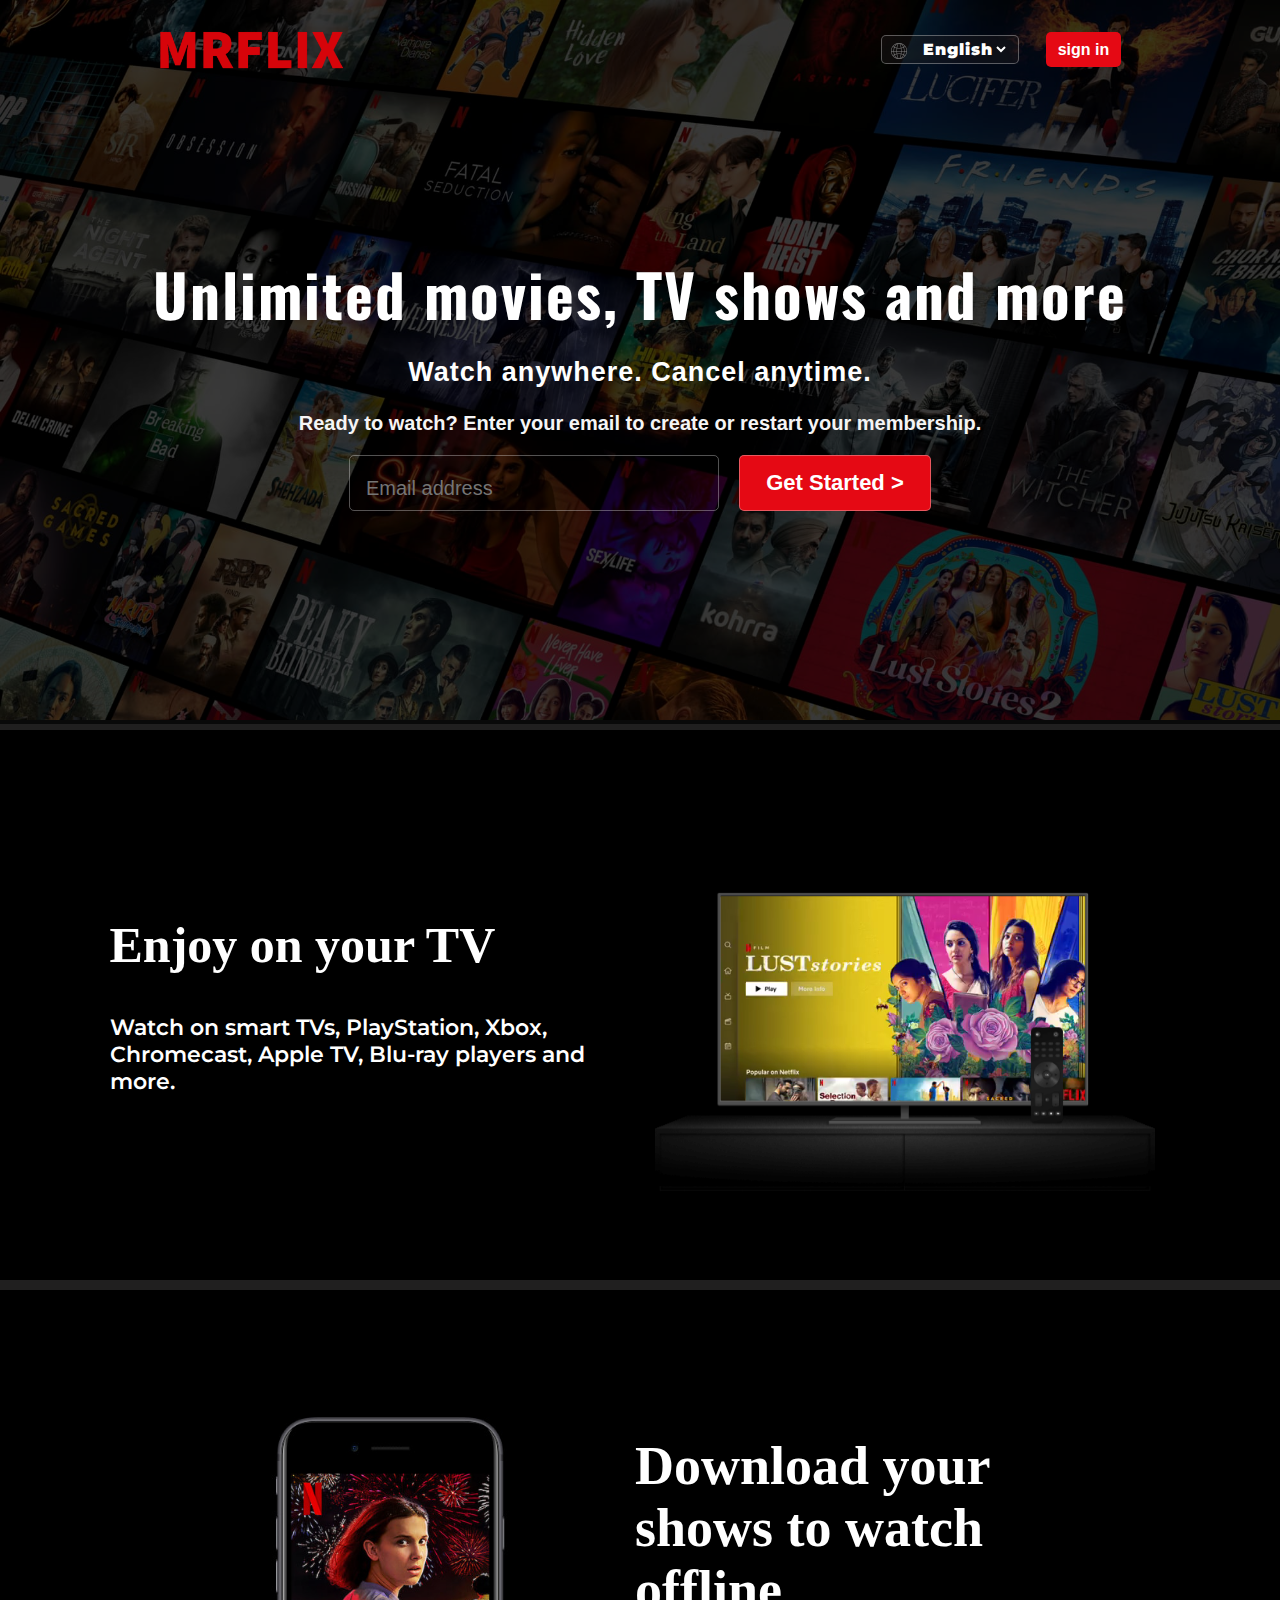
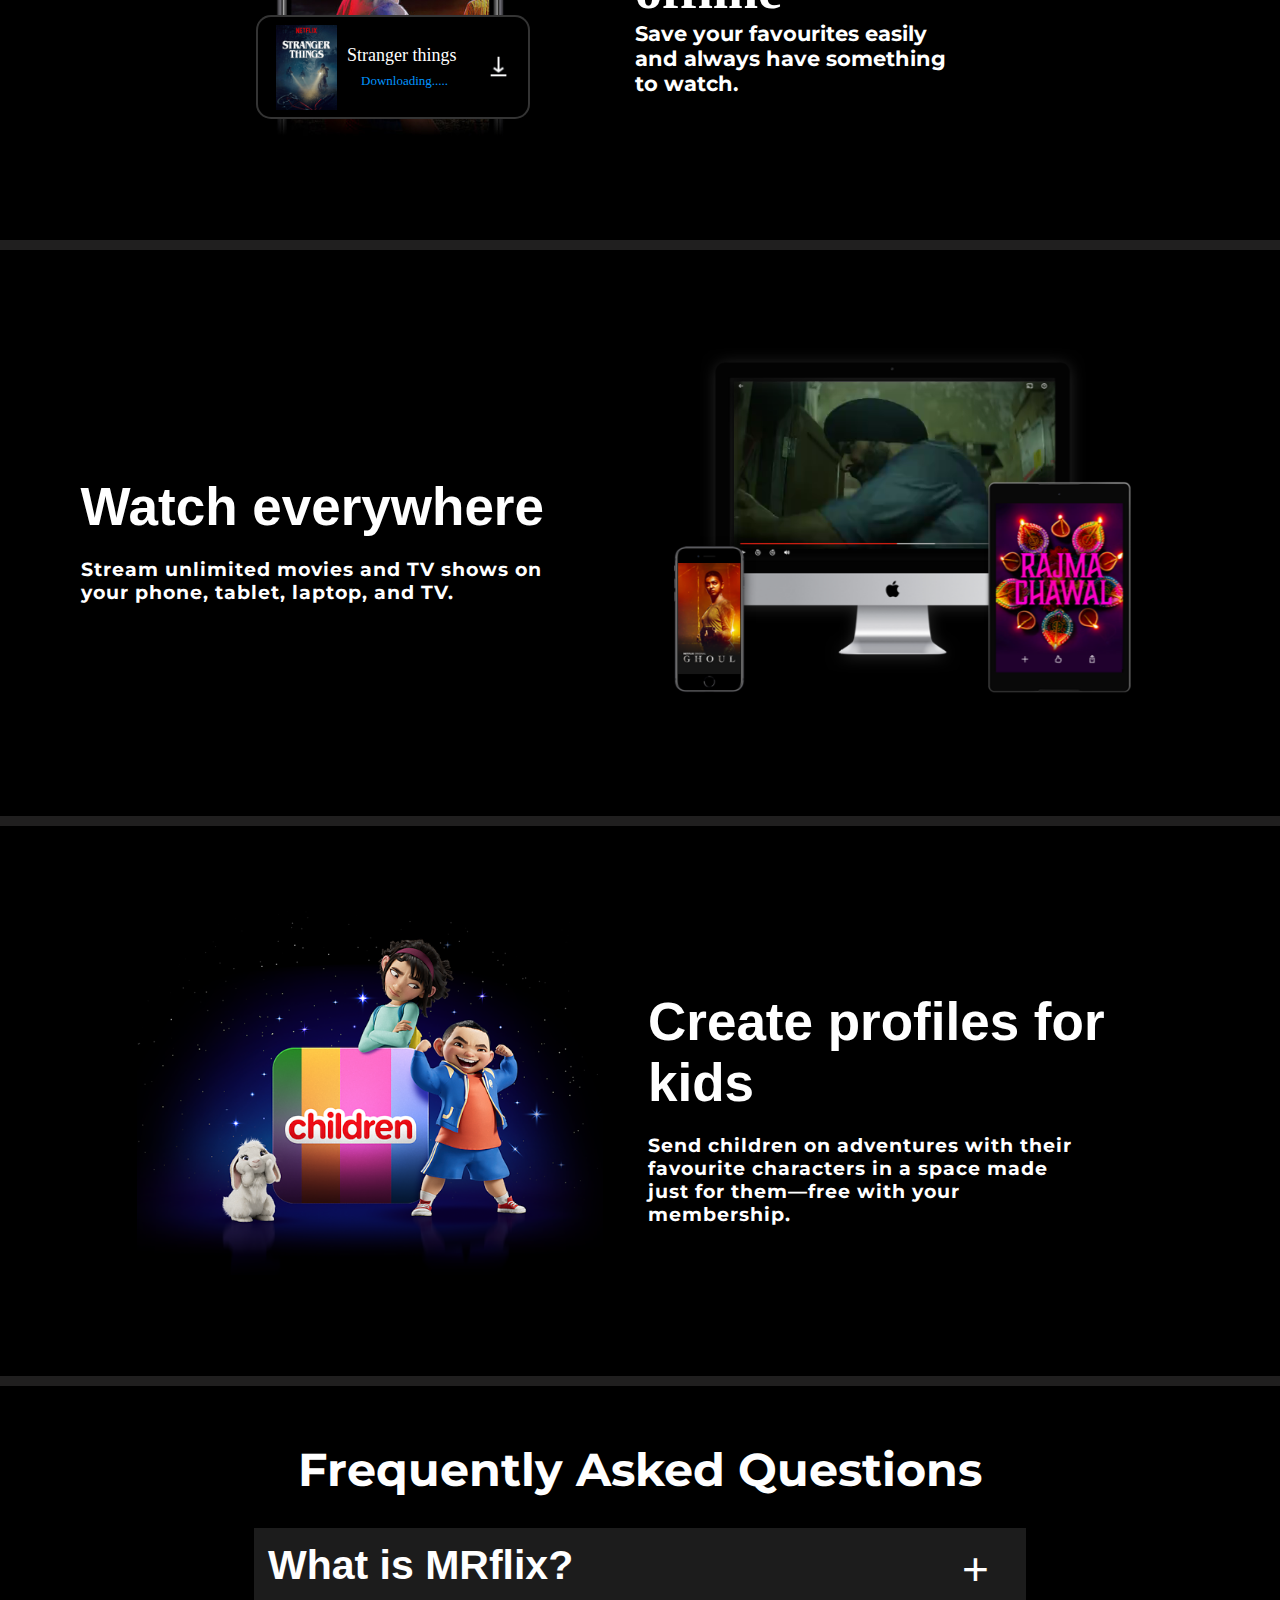
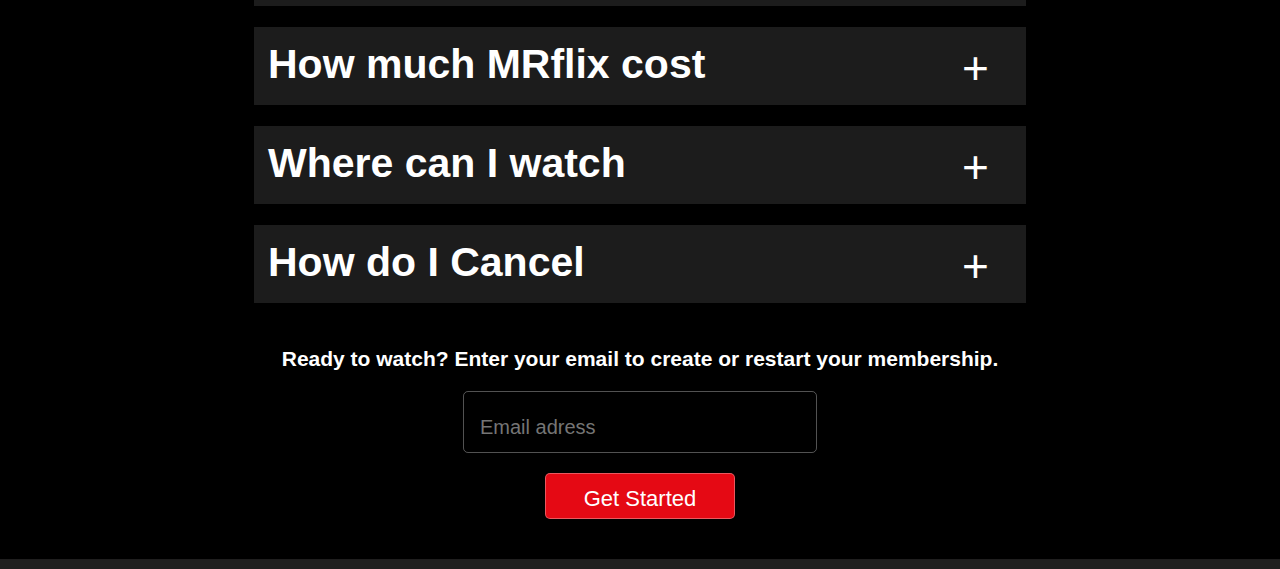
<file: index.html>
<!DOCTYPE html>
<html lang="en">

<head>
    <link rel="preconnect" href="https://fonts.googleapis.com">
    <link rel="preconnect" href="https://fonts.gstatic.com" crossorigin>
    <link href="https://fonts.googleapis.com/css2?family=Bebas+Neue&display=swap" rel="stylesheet">
    <link rel="stylesheet" href="https://fonts.googleapis.com/css?family=Anton">
    <link href='https://fonts.googleapis.com/css?family=Oswald' rel='stylesheet'>
    <link rel="preconnect" href="https://fonts.googleapis.com">
    <link rel="preconnect" href="https://fonts.gstatic.com" crossorigin>
    <link href="https://fonts.googleapis.com/css2?family=Montserrat:wght@200&display=swap" rel="stylesheet">
    <link rel="website icon" type="jpg" href="MRflix/mflixlogo.jpg">
    <meta charset="UTF-8">
    <meta name="viewport" content="width=device-width, initial-scale=1.0 , maximum-scale=1.0,user-scalable=no ">
    <link rel="stylesheet" href="MRflix.css" type="text/css">
    <title>MRflix India - Watch TV Shows Online , Watch Movies Online1.</title>
</head>



<body>
    <div class="bg" id="bgid">
        <img class="bgimg" src="MRflix/bgmrflix.jpg" alt="">
        <div class="sec0nav">
            <div class="navbar">
                <div class="logo" id="logoid">
                    <img class="logoimg" src="MRflix/MRflix logo.png" alt="">
                </div>
                <div class="navleft">
                    <div class="navl" id="navbar">
                        <a class="navla" href="index1.html">sign in</a>
                    </div>
                    <div class="lang">
                        <img class="langimg" src="MRflix/global2.png" alt="img">
                        <select>
                            <option selected lang="en">English</option>
                            <option class="opthin" lang="hindi"></option>

                        </select>
                    </div>
                </div>
            </div>
            <div class="header0">
                <div class="header" id="headerid">
                    <h1>Unlimited movies, TV shows and more</h1>
                    <h2 class="hh2">Watch anywhere. Cancel anytime.</h2>
                    <br>
                    <h3 class="hh21">Ready to watch? Enter your email to create or restart your membership.</h3>
                    <div class="hinput0">
                        <input type="email" class="hinput" id="hinputid" placeholder="Email address">  <button
                            class="hsubmit" id="hsubmitid">Get Started ></button>
                    </div>
                </div>
            </div>
        </div>
    </div>
    <div class="sec1tv" id="sec1tvid">
        <div class="sec1font">
            <div class="sec1font1">
                <h1 class="sec1h1">Enjoy on your TV</h1>
                <h4 class="sec1h4">Watch on smart TVs, PlayStation, Xbox, Chromecast, Apple TV, Blu-ray players and
                    more.</h4>
            </div>
        </div>
        <div class="sec1vrim">
            <video class="sec1vr" id="sec1vrid" autoplay playinline muted loop>
                <source src="MRflix/videotv.m4v" type="video/mp4">
            </video>
            <img src="MRflix/tv.png" alt="img" class="sec1tvimg" id="sec1imgid">
        </div>

    </div>

    <div class="sec2ph" id="sec2phid">
        <div class="sec2down1">
            <div class="sec2down2">
                <div class="sec2down" id="sec2downid">
                    <img class="bk" src="MRflix/boxload.png" alt="">
                    <img class="sec2load" src="MRflix/download-icon.gif" alt="loading">
                    <p class="sec2p">Downloading.....</p>
                    <p class="st">Stranger things</p>
                </div>
            </div>
            <div class="sec2img">
                <img class="sec2mo" src="MRflix/mobil.jpg" alt="img">
            </div>
        </div>
        <div class="sec2font">
            <div class="sec2font1">
                <h1 class="sec2h1" style="font-style: lowercase;">Download your shows to watch offline</h1>
                <h4 class="sec2h2">Save your favourites easily and always have something to watch.</h4>
            </div>
        </div>
    </div>
    <div class="sec3all" id="sec3allid">
        <div class="sec32dall">
            <div class="sec3fontd">
                <h1 class="sec3h1">Watch everywhere</h1>
                <h3 class="sec3h3">Stream unlimited movies and TV shows on your phone, tablet, laptop, and TV.</h3>
            </div>
            <div class="sec3vi">
                <video class="sec3vr" autoplay playinline muted loop>
                    <source src="MRflix/video-devices-in.m4v" type="video/mp4">
                </video>
                <img class="sec3mtd" src="MRflix/device.png" alt="img">
            </div>
        </div>

    </div>
    <div class="sec4child" id="sec4childid">
        <div class="sec4all">
            <div class="sec4img">
                <img class="sec4i" src="MRflix/children.png" alt="img">
            </div>
            <div class="sec4fontd">
                <h1 class="sec4h1">Create profiles for kids</h1>
                <h3 class="sec4h3">Send children on adventures with their favourite characters in a space made just for
                    them—free with
                    your
                    membership.</h3>
            </div>
        </div>

    </div>
    <div class="sec5q" id="sec5qid">
        <div class="sec5q1">
            <h1 class="sec50">Frequently Asked Questions</h1>
            <h3 class="sec51">What is MRflix?</h3> <button class="sec5btn">+</button>
            <h3 class="sec51">How much MRflix cost</h3> <button class="sec5btn">+</button>
            <h3 class="sec51">Where can I watch</h3> <button class="sec5btn">+</button>
            <h3 class="sec51">How do I Cancel</h3> <button class="sec5btn">+</button>
        </div>

    </div>
    <div class="sec6log" id="sec6logid">
        <div class="sec6log1">
            <h4 class="sec6h4">Ready to watch? Enter your email to create or restart your membership.</h4>
            <input type="email" class="sec6input" placeholder="Email adress" id="sec6input"> <button type="submit"
                class="sec6btn">Get Started</button>
        </div>
    </div>

</body>
<script>
    

</script>

</html>
</file>
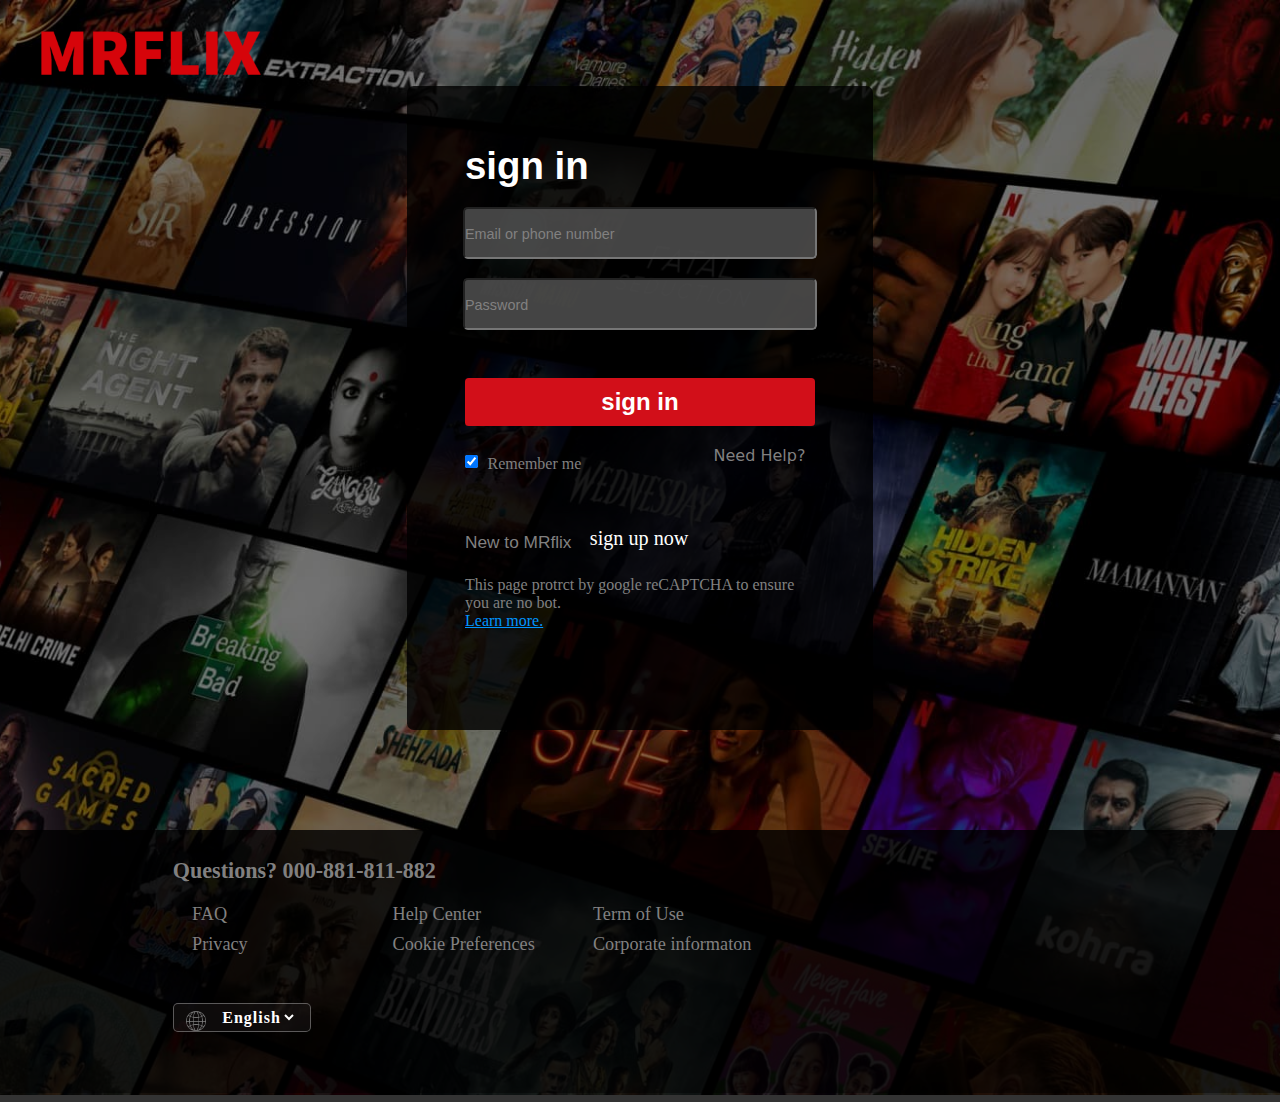
<file: index1.html>
<!DOCTYPE html>
<html lang="en">

<head>
    <link rel="stylesheet" href="MRflixsignin css.css" type="text/css">
    <meta charset="UTF-8">
    <meta name="viewport" content="width=device-width, initial-scale=1.0">
    <link rel="website icon" type="jpg" href="MRflix/mflixlogo.jpg">
    <title>MRflix</title>
</head>

<body>
    <div class="main_div">
        <div class="bg">
            <img class="bg1" src="MRflix/bgmrflix1.jpg" alt="img">
        </div>
        <div class="content">
            <div class="img">
                <img class="img1" src="MRflix/MRflix logo.png" alt="logo">
            </div>
            <div class="sign_main">
                <div class="sign_in_page">
                    <h2 class="sit">sign in</h2>
                    <div class="inputs">
                        <input type="text" type="email number" placeholder="Email or phone number" class="inputs1">
                        <div class="inputerror">
                            <h4 class="inputh4">please enter a valid email address or phone number.<h4>
                        </div>


                        <input type="text" type="email number" placeholder="Password" class="inputs1">
                        <div class="inputerror">
                            <h4 class="inputh4">Your password must be contain between 4 to 60 characters.<h4>
                        </div>

                    </div>
                    <div class="signbtn">
                        <button class="sinbtn"> sign in </button>
                    </div>
                    <div class="crn">
                        <input type="checkbox" class="checkbox" checked> <span class="sire">Remember me</span>
                        <p class="btnp">Need Help?</p>
                    </div>

                    <div class="info">
                        <p class="infop1">New to MRflix</p><a href="#" class="infoa">sign up now</a>
                        <p class="infop2">This page protrct by google reCAPTCHA to ensure you are no bot.</p><a href="#"
                            class="infoa1">Learn
                            more.</a>
                    </div>
                </div>
            </div>
            <div class="footerinfo">
                <div class="fi2">
                    <h1 class="fp">Questions? 000-881-811-882</h1>
                    <div class="more_link">
                        <p>FAQ</p>
                        <p>Help Center</p>
                        <p>Term of Use</p>
                        <p>Privacy</p>
                        <p>Cookie Preferences</p>
                        <p>Corporate informaton</p>

                    </div>
                    <div class="lang">
                        <img class="langimg" src="MRflix/global2.png" alt="img">
                        <select>
                            <option selected lang="en">English</option>
                            <option class="opthin" lang="hindi"></option>

                        </select>
                    </div>
                </div>

            </div>


</body>

</html>
</file>
<file: MRflix.css>
* {
  margin: 0px;
}

body {
  background-color: black;
}

.bg.se0nav {
  position: absolute;
  background: rgb(0, 0, 0);
  background: rgba(0, 0, 0, 0.5);
  color: #f1f1f1;
  width: 100%;
  padding: 20px;
}

.bg {
  position: relative;

}

img.bgimg {
  width: 100%;
  background-position: center;
  background-size: cover;
  min-height: 100%;
}

.sec0nav {
  background-color: rgb(0, 0, 0);
  background-color: rgba(0, 0, 0, 0.7);
  font-weight: bold;
  position: absolute;
  top: 0%;
  height: 100%;
  z-index: 2;
  width: 100%;
  text-align: center;

}

.navbar {
  /*border: 2px solid red;*/
  position: relative;
  height: 100px;
}

.logo {
  display: flex;
  position: absolute;
  flex-direction: column-reverse;
  flex-wrap: wrap;
  align-content: flex-start;
}

.logo img {
  margin-left: 150px;
  width: 200px;
  margin-top: -50px;
}


.navleft {
  /*border: 2px solid blue;*/
  width: 30%;
  /* position: relative; */
  float: right;
  margin-top: 30px;
  padding-right: 74px;

}


.navl {
  /*border: 2px solid yellow;*/
  padding: 2px;
  float: right;
  margin-right: 83px;
}


.navla {
  background: rgb(229, 9, 20);
  border-radius: 5px;
  height: 35px;
  width: 75px;
  font-size: 16px;
  color: rgb(255 255 255);
  font-family: sans-serif;
  display: flex;
  justify-content: center;
  align-items: center;
}

.navla:hover {
  background: rgb(210, 15, 25);

}

a.navla {
  text-decoration: none;
}

.langimg {
  width: 16px;
  height: 16px;


}

.lang {
  float: right;
  background-color: rgba(39, 32, 32, 0.344);
  height: 27px;
  width: 136px;
  justify-content: center;
  display: flex;
  border: 0.1px solid rgba(245, 245, 245, 0.333);
  border-radius: 5px;
  margin-right: 25px;
  margin-top: 5px;
}

.lang img {
  margin-top: 7px;
  margin-right: 12px;
  background: transparent;
}

select {
  font-size: 16px;
  font-weight: 900;
  background: transparent;
  color: white;
  font-family: "Montserrat";
  border: none;
  letter-spacing: 1px;
}

.opthin {
  border: none;
}

.header0 {
  /* border: 2px solid red; */
  padding: 20px;
  display: flex;
  align-items: center;
  justify-content: center;
  margin-top: 100px;

}


.header {
  display: flex;
  flex-direction: column;
  align-content: center;
  background: transparent;
  justify-content: center;
  padding: 30px;
}

.header h1 {
  font-size: 59px;
  font-family: "Oswald";
  height: 97px;
  letter-spacing: 2px;
  background: transparent;
  color: white;

}

.hh2 {
  font-family: sans-serif;
  font-size: 27px;
  letter-spacing: 1px;
  font-weight: 600;
  margin-top: 10px;
  background: transparent;
  color: white;
}

.hh21 {
  font-family: sans-serif;
  font-size: 20px;
  color: whitesmoke;
  font-weight: 800;
  margin-top: 6px;
  background: transparent;

}

.hinput0 {
  /* border: 2px solid red; */
  display: flex;
  flex-direction: initial;
  align-items: center;
  padding: 20px;
  justify-content: center;

}

.hinput {
  transition: color 250ms cubic-bezier(0.5, 0, 0.1, 1) 0s;
  width: 100%;
  color: transparent;
  line-height: 1.5rem;
  padding: 1.5rem 1rem 0.9rem;
  border: 0 solid transparent;
  appearance: none;
  background: transparent;
  border: 1px solid rgba(245, 245, 245, 0.333);
  width: 21rem;
  font-size: 20px;
  /* margin-left: 369px; */
  /* margin-top: 20px; */
  text-align: left;
  border-radius: 5px;
  height: 15px;

}

.hsubmit {
  width: 192px;
  height: 56px;
  /* margin-left: 750px; */
  /* margin-top: -55px; */
  cursor: pointer;
  fill: currentcolor;
  position: relative;
  background: rgb(229, 9, 20);
  color: rgb(255, 255, 255);
  border-radius: 5px;
  border: 1px solid rgba(245, 245, 245, 0.333);
  font-size: 22px;
  font-weight: inherit;
  padding: 12px 24px;
  margin-left: 20px;

}

.hsubmit:hover {
  background: rgb(210, 15, 25);


}


.sec1tv {
  position: relative;
  margin-top: -4px;
  border-top: 10px solid rgba(204, 198, 198, 0.158);
  display: flex;
  height: 550px;


}

.sec1h1 {
  color: white;
  font-size: 50px;
  font-family: cursive;
}

.sec1h4 {
  color: white;
  width: 521px;
  font-size: 22px;
  font-family: 'Montserrat';
  font-weight: 600;
  margin-top: 40px;
}

.sec1vr {
  float: right;
  /* margin-right: 225px; */
  display: flex;
  flex-direction: column;
  /* margin-top: 137px; */
  position: relative;
  width: 386px;
  margin-right: 100px;
}

.sec1tvimg {
  display: flex;
  flex-direction: column;
  /* margin-top: 60px; */
  position: absolute;
  /* margin-left: 676px; */
  background: transparent;
  width: 500px;
  margin-right: 110px;

}

.sec1font {
  /*border: 2px solid blue;*/
  display: flex;
  width: 50%;
  height: 550px;
  align-items: center;
  justify-content: center;

}

.sec1font1 {
  /*border: 2px solid yellow;*/
  display: flex;
  flex-direction: column;
  margin-left: 100px;
}

.sec1vrim {
  /*border: 2px solid red;*/
  display: flex;
  width: 50%;
  align-items: center;
  justify-content: center;
  height: 550px;


}


.sec2ph {
  /* border: 2px solid yellow; */
  border-top: 10px solid rgba(204, 198, 198, 0.158);
  position: relative;
  height: 550px;
  display: flex;
}

.sec2img {
  /*border: 2px solid rgb(255, 0, 136);*/
  width: fit-content;
  display: flex;
  height: fit-content;
  align-items: center;
}

.sec2mo {
  width: 500px;
  margin-top: -33px;

}

.sec2down1 {
  /*border: 2px solid rgb(128, 0, 0);*/
  display: flex;
  width: 50%;
  justify-content: end;
  align-items: center;
}


.sec2down2 {
  display: flex;
  align-items: baseline;

}

.sec2down {
  /* border: 2px solid orangered; */
  border: 2px solid rgba(255, 255, 255, 0.204);
  width: 270px;
  border-radius: 15px;
  position: absolute;
  background-color: black;
  height: 100px;
  margin-left: 116px;
  margin-top: 50px;
}



.bk {
  width: 61px;
  height: auto;
  margin-left: 18px;
  margin-top: 8px;
}

.sec2load {
  position: absolute;
  float: left;
  width: 49px;
  margin-left: 137px;
  margin-top: 25px;
}

.sec2p {
  color: rgb(0, 149, 255);
  margin-top: -41px;
  margin-left: 103px;
  font-size: 13px;
}

.st {
  color: white;
  font-size: 18px;
  margin-top: -44px;
  margin-left: 89px;
}


.sec2font {
  /*border: 2px solid rgb(191, 0, 255);*/
  display: flex;
  width: 50%;
  justify-content: center;
  align-items: center;
}

.sec2font1 {
  /*border: 2px solid yellow;*/
  width: fit-content;
  height: fit-content;
  margin-right: 150px;
}


.sec2h1 {
  color: white;
  text-align: start;
  font-size: 54px;
  font: lowercase;
  font-family: math;
  width: 500px;

}

.sec2h2 {
  color: white;
  font-family: 'Montserrat';
  width: 331px;
  font-size: 21px;
}


.sec3all {
  border-top: 10px solid rgba(204, 198, 198, 0.158);
}


.sec32dall {
  /* border: 2px solid red;*/
  height: 550px;
  padding-top: 16px;
  text-align: start;
  display: flex;
  justify-content: center;

}

.sec3fontd {
  /* border: 2px solid blue;*/
  width: 469px;
  height: 130px;
  margin: auto;


}

.sec3h1 {
  color: white;
  font-family: sans-serif;
  font-size: 53px;


}

.sec3h3 {
  color: white;
  font-family: 'Montserrat';
  letter-spacing: 1px;
  margin-top: 21px;

}

.sec3vi {
  /* border: 2px solid orangered;*/
  width: 650px;
  display: flex;
  justify-content: start;
  margin-top: 69px;


}

.sec3vr {
  position: relative;
  width: 335px;
  margin-top: 36px;
  margin-left: 104px;
  height: fit-content;

}

.sec3mtd {
  /* border: 2px solid brown;*/
  background: transparent;
  width: 531px;
  position: absolute;

}




.sec4child {
  border-top: 10px solid rgba(204, 198, 198, 0.158);


}

.sec4all {
  /*border: 2px solid red;*/
  display: flex;
  height: 550px;

}

.sec4img {
  /*border: 2px solid yellow;*/
  width: 652px;
  position: relative;
  display: flex;


}

.sec4i {
  /*border: 2px solid green;*/
  margin-top: 85px;
  margin-left: 137px;
  position: absolute;
  width: 485px;


}

.sec4fontd {
  /*border: 2px solid blue;*/
  height: 221px;
  margin: auto;
  margin-right: 165px;
  display: flex;
  flex-direction: column;


}

.sec4h1 {
  /*border: 2px solid orangered;*/
  color: white;
  font-family: sans-serif;
  font-size: 53px;
  width: 467px;


}

.sec4h3 {
  /*border: 2px solid pink;*/
  color: white;
  font-family: 'Montserrat';
  letter-spacing: 1px;
  margin-top: 21px;
  width: 443px;


}



.sec5q {
  border-top: 10px solid rgba(204, 198, 198, 0.158);

}

.sec5q1 {
  /*border: 2px solid red;*/
  display: flex;
  flex-direction: column;
  height: 592px;
  align-items: center;
  margin-top: 55px;

}

.sec50 {
  /*border: 2px solid orangered;*/
  color: white;
  font-size: 46px;
  font-family: 'Montserrat';


}

.sec51 {
  /*border: 2px solid pink;*/
  color: white;
  font-size: 41px;
  font-family: sans-serif;
  text-align: start;
  width: 744px;
  height: 50px;
  background: #80808038;
  padding: 14px;
  margin-top: 30px;


}

.sec5btn {
  color: white;
  font-size: 46px;
  display: flex;
  margin-right: -671px;
  margin-top: -65px;
  position: relative;
  background: transparent;
  border: 1px;
}

.sec5btn:hover {
  color: rgb(0, 149, 255);
}



.sec6log {
  border-bottom: 10px solid rgba(204, 198, 198, 0.158);
  position: relative;
  margin-top: -86px;

}

.sec6log1 {
  /*border: 2px solid blue;*/
  margin-bottom: 40px;
  display: flex;
  flex-direction: column;
  justify-content: center;
  align-items: center;

}

.sec6input {
  transition: color 250ms cubic-bezier(0.5, 0, 0.1, 1) 0s;
  color: transparent;
  line-height: 1.5rem;
  padding: 1.5rem 1rem 0.9rem;
  border: 0 solid transparent;
  appearance: none;
  background: transparent;
  border: 1px solid rgba(245, 245, 245, 0.333);
  width: 20rem;
  font-size: 20px;
  margin-top: 20px;
  text-align: left;
  border-radius: 5px;
  height: 22px;

}

.sec6btn {
  width: 190px;
  height: 46px;
  cursor: pointer;
  background: rgb(229, 9, 20);
  color: rgb(255, 255, 255);
  border-radius: 5px;
  border: 1px solid rgba(245, 245, 245, 0.333);
  font-size: 22px;
  padding: 12px 24px;
  margin-top: 20px;

}

.sec6btn:hover {
  background: rgb(210, 15, 25);


}

.sec6h4 {
  color: white;
  font-size: 21px;
  font-family: sans-serif;
}




@media screen and (min-width:200px) and (max-width:600px) {


  img.bgimg {
    height: 498px;
    object-fit: cover;
  }

  .logo img {
    width: 100px;
    float: left;
    margin-left: 23px;
    margin-top: 0px;
  }

  .navbar {
    width: 100%;
    margin-top: -12px;
  }

  .lang {
    width: 49px;
    height: 31px;
    margin-right: 10px;

  }

  .lang img {
    margin-right: 5px;

  }

  select {
    display: none;
  }

  .navl {
    margin-right: -55px;

  }

  .header0 {
    /* border: 2px solid red; */
    margin-top: 25px;
    width: 100%;
    padding: 0px;
  }

  .header {
    /* border: 2px solid green; */
    width: 100%;
    padding: 35px;
  }

  .header h1 {
    /* border: 2px solid blue; */
    font-size: 32.5px;
    font-family: sans-serif;
    letter-spacing: 0px;
    width: fit-content;
    height: fit-content;
  }

  .hh2 {
    /* border: 2px solid yellow; */
    font-size: 15.5px;
    margin-top: 20px;
    font-weight: 400;
  }

  .hh21 {
    /* border: 2px solid orangered; */
    font-size: 16.5px;
    font-family: sans-serif;
    font-weight: 400;
    line-height: 1.6875rem;

  }

  .hinput0 {
    /* border: 2px solid red; */
    align-items: center;
    flex-direction: column;
  }

  .hinput {
    /* border: 2px solid white; */
    width: 235px;
    height: 5px;

  }

  .hsubmit {
    /* border: 2px solid grey; */
    width: 144px;
    margin-top: 20px;
    height: 50px;
    font-size: 20px;
    font-weight: bold;
    padding: 1px;

  }

  
  .sec1tv {
    /* border: 2px solid yellow;  */
    margin-top: 0px;
    flex-direction: column;
    height: fit-content;
    padding: 10px;

  }

  .sec1h1 {
    /* border: 2px solid green; */
    font-family: sans-serif;
    font-size: 32px;
    font-weight: 800;
    width: fit-content;


  }

  .sec1h4 {
    width: fit-content;
    font-size: 16px;
    margin-top: 15px;
    font-weight: 800;

  }



  .sec1font {
    /* border: 2px solid blue; */
    box-sizing: border-box;
    width: 100%;
    height: fit-content;
    padding: 30px;


  }

  .sec1font1 {
    /* border: 2px solid rebeccapurple; */
    box-sizing: border-box;
    margin-left: 0px;
    text-align: center;
    align-items: center;


  }

  .sec1vrim {
    /* border: 2px solid red; */
    width: 100%;
    height: 305px;
    align-items: flex-start;

  }

  .sec1vr {
    /* border: 2px solid cadetblue; */
    width: 245px;
    margin-right: 0px;
    margin-top: 50px;

  }

  .sec1tvimg {
    /* border: 2px solid mediumseagreen; */
    margin-left: 0px;
    width: 320px;
    margin-right: 0px;


  }

  

  .sec2ph {
    /* border: 2px solid yellow; */
    flex-direction: column-reverse;
    height: fit-content;
    padding: 10px;
  }

  .sec2down1 {
    /* border: 2px solid red; */
    flex-direction: column-reverse;
    width: 100%;

  }

  .sec2down2 {
    /* border: 2px solid green; */
    margin-top: -80px;
    margin-bottom: 30px;
  }

  .sec2down {
    /* border: 2px solid pink; */
    margin-top: 0px;
    margin-left: 0px;
    position: relative;
    height: 60px;
    border-radius: 10px;
  }

  .bk {
    /* border: 2px solid rebeccapurple; */
    width: 30px;
  }

  .st {
    /* border: 1px solid gray; */
    margin-left: 69px;
    width: fit-content;
  }

  .sec2load {
    /* border: 2px solid white; */
    margin-top: 12px;
    width: 34px;
    margin-left: 166px;
  }

  .sec2p {
    /* border: 2px solid white; */
    margin-left: 70px;
    width: fit-content;
    margin-top: -23px;
  }

  .sec2img {
    /* border: 2px solid brown; */
  }

  .sec2mo {
    /* border: 2px solid darkcyan; */
    margin-top: 0px;
    object-fit: contain;
    width: 350px;
  }

  .sec2font {
    /* border: 2px solid blue; */
    align-items: flex-start;
    width: 100%;
    height: fit-content;

  }

  .sec2font1 {
    /* border: 2px solid grey; */
    text-align: center;
    padding: 30px;
    margin-right: 0px;
  }

  .sec2h2 {
    /* border: 2px solid skyblue; */
    font-size: 16px;
    width: fit-content;
    letter-spacing: 1px;
    margin-top: 10px;
  }

  .sec2h1 {
    /* border: 2px solid skin coral; */
    font-size: 32.5px;
    font-family: sans-serif;
    width: fit-content;
    text-align: center;
    font-weight: 800;
  }

  
  .sec3all {
    /* border: 2px solid yellow; */
    margin-top: 28px;
    padding: 10px;


  }

  .sec32dall {
    /* border: 2px solid green; */
    flex-direction: column;
    padding-top: 0px;
    height: fit-content;
    text-align: center;
  }

  .sec3fontd {
    /* border: 2px solid red; */
    width: fit-content;
    margin: 0px;
    display: flex;
    height: fit-content;
    flex-direction: column;
    padding: 30px;

  }

  .sec3h1 {
    /* border: 2px solid pink; */
    height: fit-content;
    font-size: 32.5px;

  }

  .sec3h3 {
    /* border: 2px solid dark pink; */
    margin: 11px;
    font-size: 16px;

  }

  .sec3vi {
    /* border: 2px solid blue; */
    margin: 0px;
    width: 100%;
    height: 320px;
    align-items: center;
    justify-content: center;

  }

  .sec3vr {
    /* border: 2px solid blueviolet; */
    width: 223px;
    margin-left: 0px;
    margin-top: -92px;

  }

  .sec3mtd {
    /* border: 2px solid rgb(0, 251, 255); */
    width: 350px;

  }


  
  .sec4child {
    /* border: 2px solid yellow; */
    padding: 10px;
  }

  .sec4all {
    /* border: 2px solid rebeccapurple; */
    flex-direction: column-reverse;

  }

  .sec4img {
    /* border: 2px solid red; */
    width: 100%;
    height: 300px;
    align-items: center;
    justify-content: center;

  }

  .sec4i {
    /* border: 2px solid oldlace; */
    margin-top: 0px;
    width: 330px;
    margin-left: 0px;

  }

  .sec4fontd {
    /* border: 2px solid blue; */
    margin: 0px;
    height: fit-content;
    padding: 30px;

  }

  .sec4h1 {
    /* border: 2px solid pink; */
    font-size: 32.5px;
    font-weight: 800;
    width: fit-content;
    text-align: center;

  }

  .sec4h3 {
    /* border: 2px solid pink; */
    font-size: 16px;
    font-family: sans-serif;
    width: fit-content;
    text-align: center;

  }

  


  .sec5q {
    /* border: 2px solid yellow; */
    padding: 10px;
    padding-top: 50px;
  }

  .sec5q1 {
    /* border: 2px solid red; */
    margin-top: 0px;
    align-items: center;
    justify-content: center;
    padding: 10px;
    height: fit-content;


  }

  .sec50 {
    /* border: 2px solid green; */
    font-size: 22px;

  }

  .sec51 {
    /* border: 2px solid blue; */
    width: 269px;
    font-size: 20px;

  }

  .sec5btn {
    /* border: 2px solid pink; */
    margin-top: -70px;
    margin-left: -417px;
    justify-content: center;
    align-items: center;

  }

  

  .sec6log {
    /* border: 2px solid yellow; */
    padding: 10px;
    margin-top: 44px;

  }

  .sec6log1 {
    /* border: 2px solid red; */
    margin-bottom: 0px;
    padding: 30px;
    justify-content: center;
    align-items: center;
    flex-direction: column;


  }

  .sec6h4 {
    /* border: 2px solid green; */
    margin-left: 0px;
    font-size: 16px;
    text-align: center;

  }

  .sec6input {
    /* border: 2px solid white; */
    margin-left: 0px;
    height: 0px;
    width: 211px;

  }

  .sec6btn {
    /* border: 2px solid pink; */
    margin-left: 0px;
    margin-top: 12px;
    width: 171px;
  }






}




@media screen and (min-width:601px) and (max-width:958px){



  img.bgimg {
    height: 498px;
    object-fit: cover;
  }

  .logo img {
    width: 100px;
    float: left;
    margin-left: 23px;
    margin-top: 0px;
  }

  .navbar {
    width: 100%;
    margin-top: -12px;
  }

  .lang {
    width: 116px;
    height: 31px;
    margin-right: 10px;

  }

  .lang img {
    margin-right: 5px;

  }

  .navl {
    margin-right: -55px;

  }

  .header0 {
    /* border: 2px solid red; */
    margin-top: 25px;
    width: 100%;
    padding: 0px;
  }

  .header {
    /* border: 2px solid green; */
    width: 100%;
    padding: 35px;
    align-items: center;
    justify-content: center;
  }

  .header h1 {
    /* border: 2px solid blue; */
    padding: 20px;
    font-size: 30.5px;
    font-family: sans-serif;
    letter-spacing: 0px;
    width: fit-content;
    height: fit-content;
  }

  .hh2 {
    /* border: 2px solid yellow; */
    font-size: 18.5px;
    margin-top: 20px;
    font-weight: 400;
  }

  .hh21 {
    /* border: 2px solid orangered; */
    font-size: 18.5px;
    font-family: sans-serif;
    font-weight: 400;
    line-height: 1.6875rem;

  }

  .hinput0 {
    /* border: 2px solid red; */
    align-items: center;
  }

  .hinput {
    /* border: 2px solid white; */
    width: 300px;
    height: 16px;

  }

  .hsubmit {
    /* border: 2px solid grey; */
    width: 163px;
    height: 58px;
    font-size: 20px;
    font-weight: bold;
    padding: 1px;

  }




  /*_____________________________________________________________________________
  _______________________________SEC1TV  RESPONSIVE tablet_______________________________*/

  .sec1tv {
    /* border: 2px solid yellow;  */
    margin-top: 0px;
    flex-direction: column;
    height: fit-content;
    padding: 10px;

  }

  .sec1h1 {
    /* border: 2px solid green; */
    font-family: sans-serif;
    font-size: 32px;
    font-weight: 800;
    width: fit-content;


  }

  .sec1h4 {
    width: fit-content;
    font-size: 16px;
    margin-top: 15px;
    font-weight: 800;

  }



  .sec1font {
    /* border: 2px solid blue; */
    box-sizing: border-box;
    width: 100%;
    height: fit-content;
    padding: 30px;


  }

  .sec1font1 {
    /* border: 2px solid rebeccapurple; */
    box-sizing: border-box;
    margin-left: 0px;
    text-align: center;
    align-items: center;


  }

  .sec1vrim {
    /* border: 2px solid red; */
    width: 100%;
    height: 305px;
    align-items: flex-start;

  }

  .sec1vr {
    /* border: 2px solid cadetblue; */
    width: 289px;
    margin-right: 0px;
    margin-top: 60px;

  }

  .sec1tvimg {
    /* border: 2px solid mediumseagreen; */
    margin-left: 0px;
    width: 395px;
    margin-right: 0px;


  }




  


  .sec2ph {
    /* border: 2px solid yellow; */
    flex-direction: column-reverse;
    height: fit-content;
    padding-bottom: 50px;
  }

  .sec2down1 {
    /* border: 2px solid red; */
    flex-direction: column-reverse;
    width: 100%;

  }

  .sec2down2 {
    /* border: 2px solid green; */
    margin-top: -80px;
    margin-bottom: 30px;
  }

  .sec2down {
    /* border: 2px solid pink; */
    margin-top: -18px;
    margin-left: 0px;
    position: relative;
    height: 70px;
    border-radius: 10px;
  }

  .bk {
    /* border: 2px solid rebeccapurple; */
    width: 40px;
  }

  .st {
    /* border: 1px solid gray; */
    margin-left: 69px;
    width: fit-content;
  }

  .sec2load {
    /* border: 2px solid white; */
    margin-top: 12px;
    width: 46px;
    margin-left: 156px;
  }

  .sec2p {
    /* border: 2px solid white; */
    margin-left: 70px;
    width: fit-content;
    margin-top: -23px;
  }

  .sec2img {
    /* border: 2px solid brown; */
  }

  .sec2mo {
    /* border: 2px solid darkcyan; */
    object-fit: contain;
    width: 450px;
  }

  .sec2font {
    /* border: 2px solid blue; */
    align-items: flex-start;
    width: 100%;
    height: fit-content;

  }

  .sec2font1 {
    /* border: 2px solid grey; */
    text-align: center;
    padding: 30px;
    margin-right: 0px;
  }

  .sec2h2 {
    /* border: 2px solid skyblue; */
    font-size: 16px;
    width: fit-content;
    letter-spacing: 1px;
    margin-top: 10px;
  }

  .sec2h1 {
    /* border: 2px solid skin coral; */
    font-size: 32.5px;
    font-family: sans-serif;
    width: fit-content;
    text-align: center;
    font-weight: 800;
  }





  

  .sec3all {
    /* border: 2px solid yellow; */
    margin-top: 28px;
    padding: 10px;


  }

  .sec32dall {
    /* border: 2px solid green; */
    flex-direction: column;
    padding-top: 0px;
    height: fit-content;
    text-align: center;
  }

  .sec3fontd {
    /* border: 2px solid red; */
    width: fit-content;
    margin: 0px;
    display: flex;
    height: fit-content;
    flex-direction: column;
    padding: 30px;

  }

  .sec3h1 {
    /* border: 2px solid pink; */
    height: fit-content;
    font-size: 32.5px;

  }

  .sec3h3 {
    /* border: 2px solid dark pink; */
    margin: 11px;
    font-size: 16px;

  }

  .sec3vi {
    /* border: 2px solid blue; */
    margin: 0px;
    width: 100%;
    height: 320px;
    align-items: center;
    justify-content: center;

  }

  .sec3vr {
    /* border: 2px solid blueviolet; */
    width: 297px;
    margin-left: 0px;
    margin-top: -127px;

  }

  .sec3mtd {
    /* border: 2px solid rgb(0, 251, 255); */
    width: 480px;

  }


  
  .sec4child {
    /* border: 2px solid yellow; */
    padding: 10px;
  }

  .sec4all {
    /* border: 2px solid rebeccapurple; */
    flex-direction: column-reverse;

  }

  .sec4img {
    /* border: 2px solid red; */
    width: 100%;
    height: 405px;
    align-items: center;
    justify-content: center;

  }

  .sec4i {
    /* border: 2px solid oldlace; */
    margin-top: 0px;
    width: 450px;
    margin-left: 0px;

  }

  .sec4fontd {
    /* border: 2px solid blue; */
    margin: 0px;
    height: fit-content;
    padding: 30px;
    flex-direction: column;
    justify-content: center;
    align-items: center;

  }

  .sec4h1 {
    /* border: 2px solid pink; */
    font-size: 32.5px;
    font-weight: 800;
    width: fit-content;
    text-align: center;

  }

  .sec4h3 {
    /* border: 2px solid pink; */
    font-size: 16px;
    text-align: center;

  }


  


  .sec5q {
    /* border: 2px solid yellow; */
    padding: 10px;
    padding-top: 50px;
  }

  .sec5q1 {
    /* border: 2px solid red; */
    margin-top: 0px;
    height: fit-content;
    align-items: center;
    justify-content: center;


  }

  .sec50 {
    /* border: 2px solid green; */
    font-size: 35px;
    

  }

  .sec51 {
    /* border: 2px solid blue; */
    width: 440px;
    font-size: 25px;

  }

  .sec5btn {
    /* border: 2px solid pink; */
    margin-top: -70px;
    margin-left: -271px;
    justify-content: center;
    align-items: center;

  }


  


  .sec6log {
    /* border: 2px solid yellow; */
    padding: 10px;
    margin-top: 44px;

  }

  .sec6log1 {
    /* border: 2px solid red; */
    margin-bottom: 0px;
    padding: 30px;
    justify-content: center;
    align-items: center;
    flex-direction: column;


  }

  .sec6h4 {
    /* border: 2px solid green; */
    margin-left: 0px;
    font-size: 16px;
    text-align: center;

  }

  .sec6input {
    /* border: 2px solid white; */
    margin-left: 0px;
    height: 16px;
    width: 300px;

  }

  .sec6btn {
    /* border: 2px solid pink; */
    margin-left: 0px;
    margin-top: 12px;
    width: 171px;
  }












}


@media screen and (min-width:959px) and (max-width:1279px){




  img.bgimg {
    height: 570px;
    object-fit: cover;
  }

  .logo img {
    float: left;
    margin-left: 26px;
    margin-top: -26px;
    width: 150px;
  }

  .navbar {
    width: 100%;
    margin-top: -12px;
  }

  .lang {
    width: 116px;
    height: 31px;
    margin-right: 10px;

  }

  .lang img {
    margin-right: 5px;

  }
  .navleft{
    /* border: 2px solid red; */
    width: fit-content;
  }

  .navl {
    margin-right: -55px;

  }

  .header0 {
    /* border: 2px solid red; */
    margin-top: 80px;
    width: 100%;
    padding: 0px;
  }

  .header {
    /* border: 2px solid green; */
    width: 100%;
    padding: 35px;
    align-items: center;
    justify-content: center;
  }

  .header h1 {
    /* border: 2px solid blue; */
    padding: 20px;
    font-size: 32.5px;
    font-family: sans-serif;
    letter-spacing: 0px;
    width: fit-content;
    height: fit-content;
  }

  .hh2 {
    /* border: 2px solid yellow; */
    font-size: 22.5px;
    margin-top: 20px;
    font-weight: 400;
  }

  .hh21 {
    /* border: 2px solid orangered; */
    font-size: 22.5px;
    font-family: sans-serif;
    font-weight: 400;
    line-height: 1.6875rem;

  }

  .hinput0 {
    /* border: 2px solid red; */
    align-items: center;
  }

  .hinput {
    /* border: 2px solid white; */
    width: 325px;
    height: 22px;

  }

  .hsubmit {
    /* border: 2px solid grey; */
    width: 163px;
    height: 58px;
    font-size: 20px;
    font-weight: bold;
    padding: 1px;

  }




  
  .sec1tv {
    /* border: 2px solid yellow;  */
    margin-top: 0px;
    flex-direction: column;
    height: fit-content;
    padding: 10px;
    padding-top: 30px;
    padding-bottom: 30px;

  }

  .sec1h1 {
    /* border: 2px solid green; */
    font-family: sans-serif;
    font-size: 40px;
    font-weight: 800;
    width: fit-content;


  }

  .sec1h4 {
    width: fit-content;
    font-size: 21px;
    margin-top: 15px;
    font-weight: 800;

  }



  .sec1font {
    /* border: 2px solid blue; */
    box-sizing: border-box;
    width: 100%;
    height: fit-content;
    padding: 30px;


  }

  .sec1font1 {
    /* border: 2px solid rebeccapurple; */
    box-sizing: border-box;
    margin-left: 0px;
    text-align: center;
    align-items: center;


  }

  .sec1vrim {
    /* border: 2px solid red; */
    width: 100%;
    align-items: flex-start;

  }

  .sec1vr {
    /* border: 2px solid cadetblue; */
    width: 459px;
    margin-right: 0px;
    margin-top: 91px;

  }

  .sec1tvimg {
    /* border: 2px solid mediumseagreen; */
    margin-left: 0px;
    width: 613px;
    margin-right: 0px;


  }





  .sec2ph {
    /* border: 2px solid yellow; */
    flex-direction: column-reverse;
    height: fit-content;
    padding-top: 30px;
    padding-bottom: 70px;
  }

  .sec2down1 {
    /* border: 2px solid red; */
    flex-direction: column-reverse;
    width: 100%;

  }

  .sec2down2 {
    /* border: 2px solid green; */
    margin-top: -80px;
    margin-bottom: 30px;
  }

  .sec2down {
    /* border: 2px solid pink; */
    margin-top: -50px;
    margin-left: 0px;
    position: relative;
    height: 83px;
    border-radius: 10px;
    width: 411px;
  }

  .bk {
    /* border: 2px solid rebeccapurple; */
    width: 49px;
  }

  .st {
    /* border: 1px solid gray; */
    margin-left: 113px;
    width: fit-content;
    margin-top: -50px;
  }

  .sec2load {
    /* border: 2px solid white; */
    margin-top: 12px;
    width: 61px;
    margin-left: 255px;
}
  

  .sec2p {
    /* border: 2px solid white; */
    margin-left: 114px;
    width: fit-content;
    margin-top: -28px;
    font-size: 15px;
  }
  

  .sec2mo {
    /* border: 2px solid darkcyan; */
    object-fit: contain;
    width: 655px;
  }

  .sec2font {
    /* border: 2px solid blue; */
    align-items: flex-start;
    width: 100%;
    height: fit-content;

  }

  .sec2font1 {
    /* border: 2px solid grey; */
    text-align: center;
    padding: 30px;
    margin-right: 0px;
  }

  .sec2h2 {
    /* border: 2px solid skyblue; */
    font-size: 21px;
    width: fit-content;
    letter-spacing: 1px;
    margin-top: 10px;
  }

  .sec2h1 {
    /* border: 2px solid skin coral; */
    font-size: 40.5px;
    font-family: sans-serif;
    width: fit-content;
    text-align: center;
    font-weight: 800;
  }





  

  .sec3all {
    /* border: 2px solid yellow; */
    margin-top: 28px;
    padding: 10px;
    padding-top: 30px;
    padding-bottom: 30px;


  }

  .sec32dall {
    /* border: 2px solid green; */
    flex-direction: column;
    padding-top: 0px;
    height: fit-content;
    text-align: center;
  }

  .sec3fontd {
    /* border: 2px solid red; */
    width: fit-content;
    margin: 0px;
    display: flex;
    height: fit-content;
    flex-direction: column;
    padding: 30px;

  }

  .sec3h1 {
    /* border: 2px solid pink; */
    height: fit-content;
    font-size: 40.5px;

  }

  .sec3h3 {
    /* border: 2px solid dark pink; */
    margin: 11px;
    font-size: 21px;

  }

  .sec3vi {
    /* border: 2px solid blue; */
    margin: 0px;
    width: 100%;
    height: 481px;
    align-items: center;
    justify-content: center;

  }

  .sec3vr {
    /* border: 2px solid blueviolet; */
    width: 395px;
    margin-left: 0px;
    margin-top: -174px;

  }

  .sec3mtd {
    /* border: 2px solid rgb(0, 251, 255); */
    width: 640px;
  }


  
  .sec4child {
    /* border: 2px solid yellow; */
    padding: 10px;
    padding-top: 30px;
    padding-bottom: 30px;
  }

  .sec4all {
    /* border: 2px solid rebeccapurple; */
    flex-direction: column-reverse;
    height: fit-content;

  }

  .sec4img {
    /* border: 2px solid red; */
    width: 100%;
    height: 460px;
    align-items: center;
    justify-content: center;

  }

  .sec4i {
    /* border: 2px solid oldlace; */
    margin-top: 0px;
    width: 570px;
    margin-left: 0px;

  }

  .sec4fontd {
    /* border: 2px solid blue; */
    margin: 0px;
    height: fit-content;
    padding: 30px;
    flex-direction: column;
    justify-content: center;
    align-items: center;

  }

  .sec4h1 {
    /* border: 2px solid pink; */
    font-size: 40.5px;
    font-weight: 800;
    width: fit-content;
    text-align: center;

  }

  .sec4h3 {
    /* border: 2px solid pink; */
    font-size: 21px;
    text-align: center;

  }


  


  .sec5q {
    /* border: 2px solid yellow; */
    padding: 10px;
    padding-top: 50px;
  }

  .sec5q1 {
    /* border: 2px solid red; */
    margin-top: 0px;
    height: fit-content;
    align-items: center;
    justify-content: center;


  }

  .sec51 {
    /* border: 2px solid blue; */
    width: 620px;
    font-size: 30px;

  }

  .sec5btn {
    /* border: 2px solid pink; */
    margin-top: -70px;
    margin-left: -87px;
    justify-content: center;
    align-items: center;

  }


  


  .sec6log {
    /* border: 2px solid yellow; */
    padding: 10px;
    margin-top: 44px;

  }

  .sec6log1 {
    /* border: 2px solid red; */
    margin-bottom: 0px;
    padding: 30px;
    justify-content: center;
    align-items: center;
    flex-direction: column;


  }

  .sec6h4 {
    /* border: 2px solid green; */
    margin-left: 0px;
    font-size: 21px;
    text-align: center;

  }

  .sec6input {
    /* border: 2px solid white; */
    margin-left: 0px;
    height: 16px;
    width: 422px;

  }

  .sec6btn {
    /* border: 2px solid pink; */
    margin-left: 0px;
    margin-top: 12px;
    width: 171px;
  }



}
</file>
<file: MRflixsignin css.css>
* {
    margin: 0;
    padding: 0;
}

html {
    font-size: 60%;
}

.content {
    background-color: rgba(0, 0, 0, 0.4);
    position: relative;
    height: 1093px;


}

.bg {

    position: absolute;

}

.bg1 {
    /* width: 100%; */
    width: 100vw;
    height: 1095px;
}

.img {
    height: 9rem;
}

.img1 {
    width: 25rem;
    top: 0rem;
    position: relative;
    margin-left: 3rem;
    top: -7rem;
}

.sign_main {
    /* border: 2px solid yellow; */
    display: flex;
    align-items: center;
    justify-content: center;


}

.sign_in_page {
    /* border: 2px solid red; */
    height: 400px;
    width: 350px;
    padding: 6rem;
    background-color: rgba(0, 0, 0, 0.8);
    border-radius: 0.7rem;
    height: 55rem;
}

.sit {
    color: white;
    font-size: 4rem;
    font-family: sans-serif;
    font-weight: 700;
}

.inputs {
    /* border: 2px solid green; */
    display: flex;
    place-items: center;
    flex-direction: column;
    margin-top: 2rem;


}

.inputs1 {
    color: white;
    width: 100%;
    height: 5rem;
    border-radius: 0.5rem;
    font-size: 2rem;
    background-color: #4d4d4de0;
    margin-bottom: 2rem;


}

.inputerror {
    color: white;
    display: none;
}

.inputh4 {
    color: orangered;
    position: relative;
    top: -2rem;
    width: 29rem;
}

.signbtn {
    /* border: 2px solid yellow; */
    display: flex;
    flex-direction: column;
    align-items: center;
    text-align: center;
    margin-top: 3rem;


}

::-webkit-input-placeholder {
    color: #818080;
    font-size: 1.5rem;
}

.sinbtn {
    border: 2px rgb(210, 15, 25);
    width: 100%;
    display: flex;
    height: 5rem;
    align-items: center;
    justify-content: center;
    background-color: rgb(210, 15, 25);
    border-radius: 0.4rem;
    font-size: 2.5rem;
    color: white;
    font-weight: 600;


}


.btnp {
    color: #818080;
    font-family: system-ui;
    font-weight: 500;
    font-size: 16px;
    margin-right: 1rem;
    float: right;
    margin-top: 2rem;
    width: fit-content;
}

.crn {
    /* border: 2px solid rgb(128, 0, 255); */
    width: 100%;
    height: 5rem;


}

.checkbox {
    /* border: 2px solid rgb(128, 0, 255); */
    margin-top: 3rem;
    float: left;
    width: fit-content;
}

.sire {
    color: #818080;
    font-weight: 200;
    float: left;
    margin-top: 3rem;
    margin-left: 1rem;
    font-size: 16px;

}

.info {
    /* border: 2px solid hotpink; */
    margin-top: 6rem;
    width: fit-content;
}

.infop1 {
    color: #818080;
    font-size: 1.8rem;
    font-family: sans-serif;
    font-weight: 300;
    width: fit-content;
    
}

.infop2 {
    color: hsl(0, 0%, 50%);
    font-size: 16px;
  
}

.infoa {
    color: white;
    margin-left: 13rem;
    position: relative;
    text-decoration: none;
    font-size: 2.1rem;
    top: -2.7rem;
}

.infoa1 {
    color: rgb(0, 149, 255);
    font-size: 16px;
}

/*________________________________________________________________________________________*/
.footerinfo {
    /* border: 2px solid blue; */
    height: 272px;
    background-color: rgba(0, 0, 0, 0.8);
    margin-top: 100px;
}

.fi2 {
    /* border: 2px solid yellow; */
    height: 70%;
    padding: 3rem;
    margin-left: 15rem;


}

.fp {
    /* border: 2px solid red; */
    color: #818080;
    font-size: 2.3rem;
}

.more_link {
    /* border: 2px solid green; */
    color: #818080;
    display: grid;
    grid-gap: 1rem;
    grid-template-columns: repeat(3, 0.187fr);
    padding: 2rem;
    font-size: 1.9rem;
}
p:hover{
    color: rgb(0, 149, 255);
}
p{
    width: fit-content;
}

.lang {
    float: left;
    background-color: rgba(39, 32, 32, 0.344);
    height: 27px;
    width: 136px;
    justify-content: center;
    display: flex;
    border: 0.1px solid rgba(245, 245, 245, 0.333);
    border-radius: 5px;
    margin-top: 3rem;
}

.lang img {
    margin-top: 7px;
    margin-right: 12px;
    background: transparent;
}

select {
    font-size: 16px;
    font-weight: 900;
    background: transparent;
    color: white;
    font-family: "Montserrat";
    border: none;
    letter-spacing: 1px;
}

.opthin {
    border: none;
}

/*______________________________________________________________________________________
__________________________________responsive___________________________________________*/

@media only screen and (min-width: 300px) and (max-width:440px) {

    .bg1 {
        display: none;
    }

    .content {
        height: 0;
    }

    .img {
        height: 5rem;
        background-color: black;
    }

    .img1 {
        width: 13rem;
        margin-left: 1rem;
        top: -4rem;
    }

    .sign_in_page {
        width: 100%;
        background-color: rgba(0, 0, 0, 1);
        padding: 2rem;
        border-radius: 0;
    }

    .sit {
        font-size: 3rem;
    }

    .more_link {
        grid-template-columns: repeat(3, 1fr);
        font-size: 1.3rem;
    }

    .footerinfo {
        margin-top: 0;
        background-color: rgba(0, 0, 0, 1);
    }

    .fi2 {
        margin-left: 0;
    }

    select {
        font-family: sans-serif;
        font-size: 1.2rem;
        font-weight: 100;
    }

    .lang img {
        margin-top: 3px;

    }

}

@media only screen and (min-width: 441px) and (max-width:740px) {
    .bg1 {
        display: none;
    }

    .content {
        height: 0;
    }

    .img {
        height: 10rem;
        background-color: black;
    }

    .img1 {
        width: 24rem;
        margin-left: 1rem;
        top: -8rem;
    }

    .sign_in_page {
        width: 100%;
        background-color: rgba(0, 0, 0, 1);
        padding: 2rem;
        border-radius: 0;
    }

    .sit {
        font-size: 4.5rem;
    }

    .more_link {
        grid-template-columns: repeat(3, 1fr);
        font-size: 1.3rem;
    }

    .footerinfo {
        margin-top: 0;
        background-color: rgba(0, 0, 0, 1);
    }

    .fi2 {
        margin-left: 0;
    }

    select {
        font-family: sans-serif;
        font-size: 1.2rem;
        font-weight: 100;
    }

    .lang img {
        margin-top: 3px;

    }


}


@media only screen and (min-width: 741px) and (max-width:1300px){
    .bg1{
        height: 1095px;
        object-fit: cover;
        background-repeat: no-repeat;
    }
}

/* html {
        font-size: 50%;
    }

    .sit {
        font-size: 4.5rem;
    }

    .img1 {
        width: 23rem;
        top: -7rem;
        margin-left: 0.2rem;
    }


    .img {
        height: 8rem;
    }



    .sire {
        margin-right: 40rem;
        font-size: 1.5rem;
    }



    .infop2 {
        font-size: 2rem;
    }

    .infoa {
        font-size: 2.5rem;
    }

    .infoa1 {
        font-size: 2rem;
    }



}
 */
</file>
